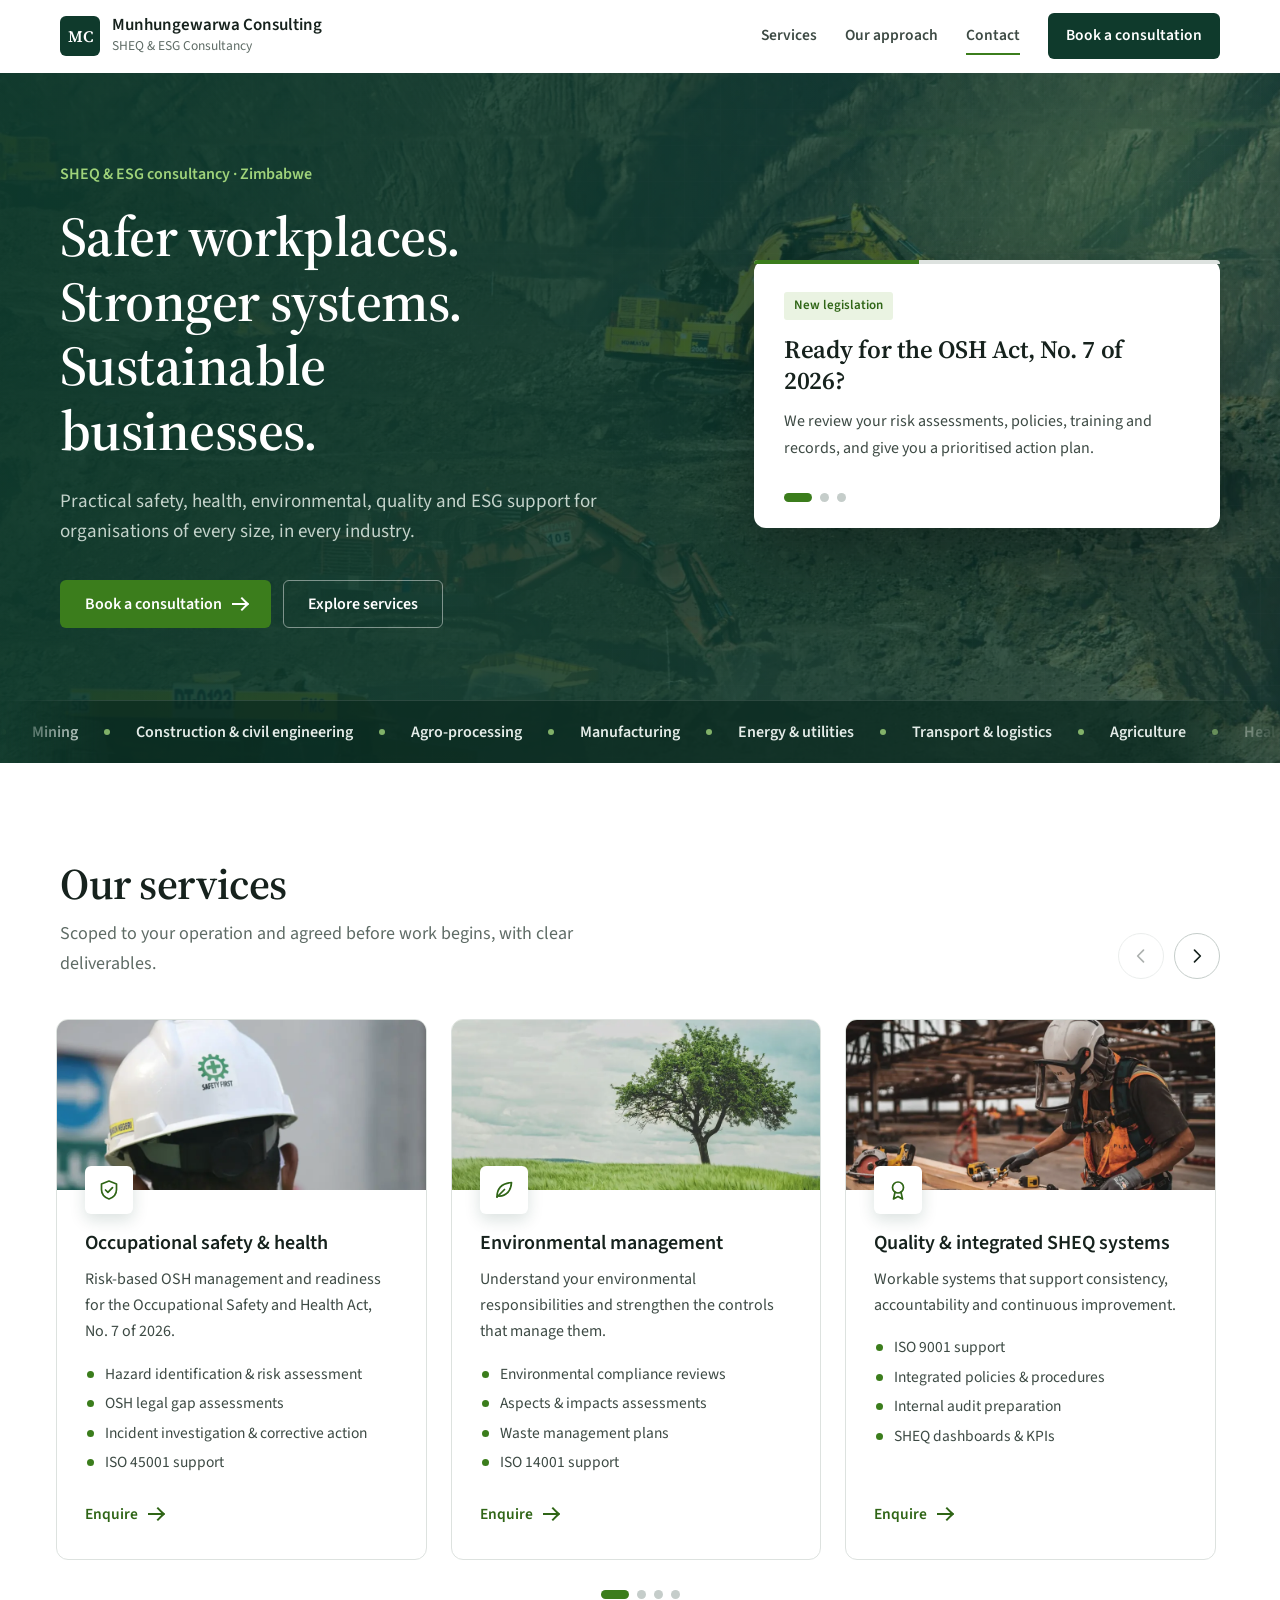
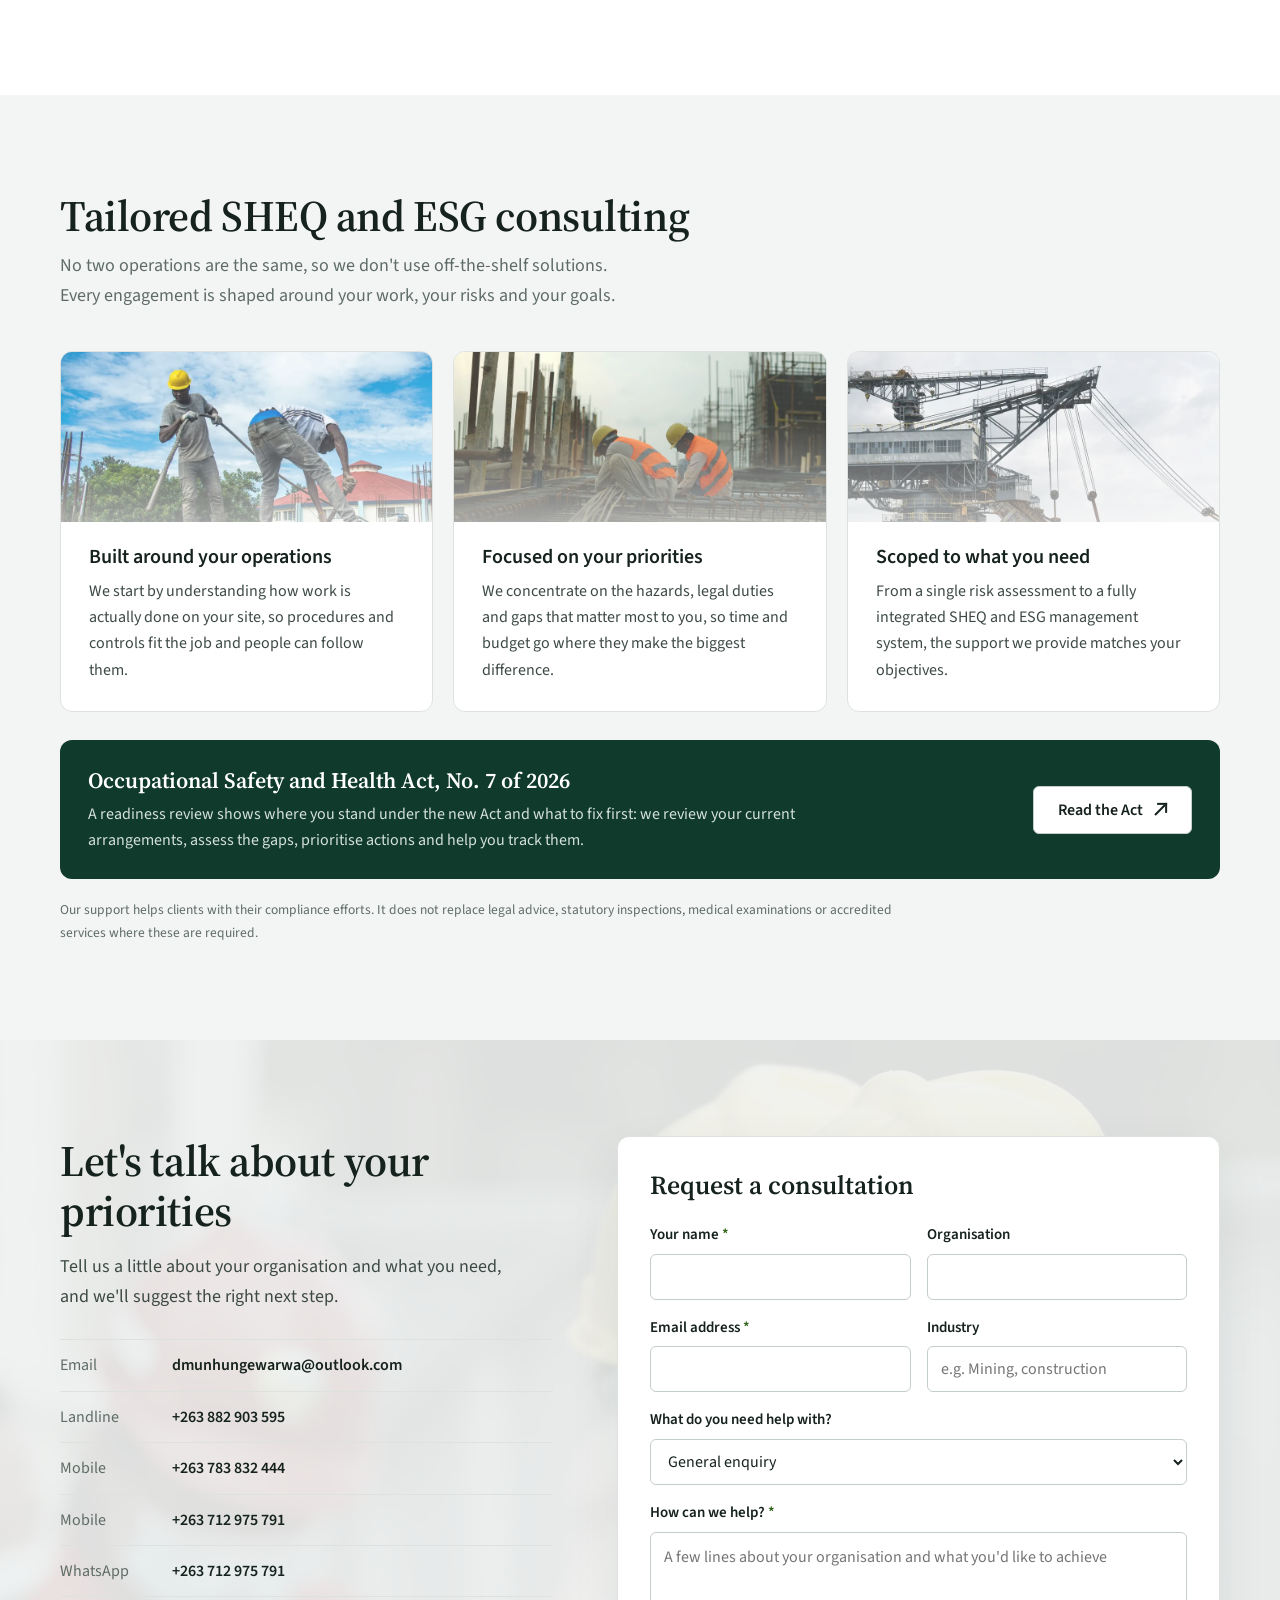
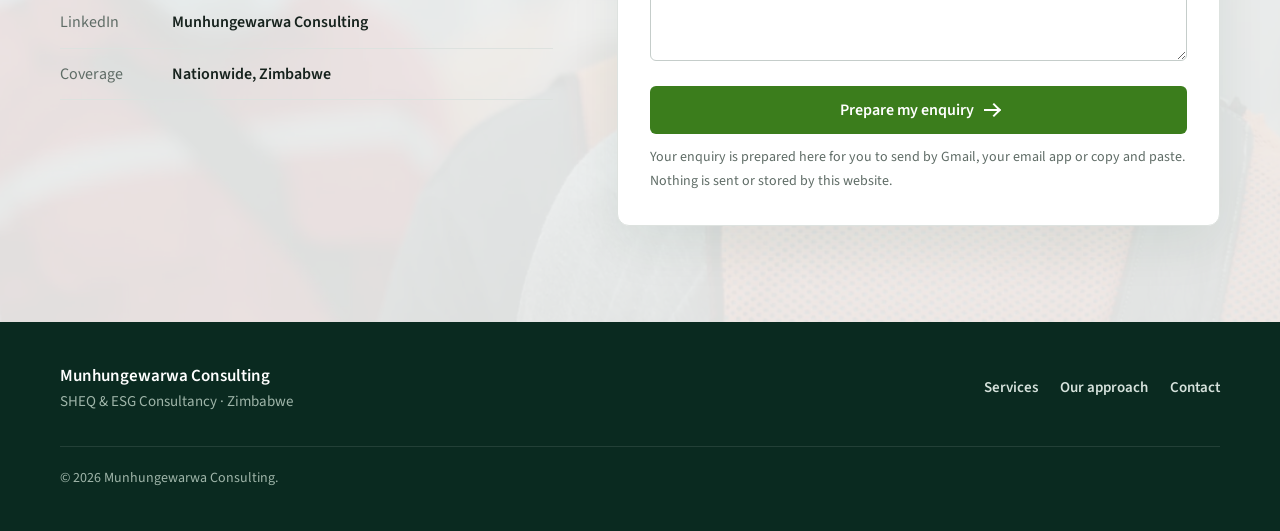
<file: index.html>
<!doctype html>
<html lang="en">
<head>
 <script async src="https://www.googletagmanager.com/gtm.js?id=GTM-KT4ZP2PK"></script>
<script>
  window.dataLayer = window.dataLayer || [];
  function gtag(){dataLayer.push(arguments);}
  gtag('js', new Date());
</script>
<meta charset="utf-8">
<meta name="viewport" content="width=device-width, initial-scale=1">
<meta name="theme-color" content="#0f3a2c">
 <link rel="icon" type="image/png" href="/images/favicon.png">
<meta name="description" content="Tailored SHEQ and ESG consulting for organisations across all industries in Zimbabwe: occupational safety and health, OSH Act 2026 readiness, environmental, quality and ESG support.">
<meta property="og:title" content="Munhungewarwa Consulting | SHEQ & ESG Consultancy">
<meta property="og:description" content="Safer workplaces. Stronger systems. Sustainable businesses.">
<meta property="og:type" content="website">
<title>Munhungewarwa Consulting | SHEQ &amp; ESG Consultancy</title>
<link rel="preconnect" href="https://fonts.googleapis.com">
<link rel="preconnect" href="https://fonts.gstatic.com" crossorigin>
<link rel="stylesheet" href="https://fonts.googleapis.com/css2?family=Source+Sans+3:wght@400;500;600;700&family=Source+Serif+4:opsz,wght@8..60,500;8..60,600&display=swap">
<link rel="stylesheet" href="styles.css">
<script>document.documentElement.classList.add('js')</script>
<script defer src="script.js"></script>
</head> 
<body>
<a class="skip" href="#main">Skip to content</a>

<header class="site-header" id="top">
 <div class="container nav-wrap">
  <a class="brand" href="#home" aria-label="Munhungewarwa Consulting, home">
   <span class="brand-mark" aria-hidden="true">MC</span>
   <span class="brand-text"><strong>Munhungewarwa Consulting</strong><small>SHEQ &amp; ESG Consultancy</small></span>
  </a>
  <button class="menu-toggle" type="button" aria-expanded="false" aria-controls="main-nav" aria-label="Open navigation"><span></span><span></span><span></span></button>
  <nav id="main-nav" class="nav" aria-label="Main navigation">
   <a href="#services">Services</a>
   <a href="#who">Our approach</a>
   <a href="#contact">Contact</a>
   <a class="nav-cta btn-anim" href="#contact"><span>Book a consultation</span></a>
  </nav>
 </div>
</header>

<main id="main">

<!-- Hero -->
<section id="home" class="hero">
 <img class="hero-photo" src="images/photo-hero.webp" alt="" aria-hidden="true" width="1920" height="1100" fetchpriority="high">
 <div class="container hero-grid">
  <div class="hero-copy">
   <p class="hero-kicker reveal">SHEQ &amp; ESG consultancy · Zimbabwe</p>
   <h1 class="reveal">Safer workplaces. Stronger systems. Sustainable businesses.</h1>
   <p class="hero-lead reveal">Practical safety, health, environmental, quality and ESG support for organisations of every size, in every industry.</p>
   <div class="hero-actions reveal">
    <a class="btn btn-primary btn-anim" href="#contact"><span>Book a consultation</span><i class="arrow" aria-hidden="true"></i></a>
    <a class="btn btn-ghost btn-anim" href="#services"><span>Explore services</span></a>
   </div>
  </div>
  <div class="hero-rotator reveal" aria-roledescription="carousel" aria-label="What we help with">
   <div class="rot-card" data-rot>
    <p class="rot-tag">New legislation</p>
    <h2>Ready for the OSH Act, No. 7 of 2026?</h2>
    <p>We review your risk assessments, policies, training and records, and give you a prioritised action plan.</p>
   </div>
   <div class="rot-card" data-rot hidden>
    <p class="rot-tag">Management systems</p>
    <h2>ISO 45001, 14001 and 9001 that people actually use</h2>
    <p>Integrated procedures and controls built around how your operation really works.</p>
   </div>
   <div class="rot-card" data-rot hidden>
    <p class="rot-tag">Sustainability</p>
    <h2>ESG reporting you can stand behind</h2>
    <p>Baselines, metrics and reliable data for credible sustainability disclosure.</p>
   </div>
   <div class="rot-dots" role="tablist" aria-label="Choose a highlight"></div>
  </div>
 </div>

 <div class="marquee" aria-label="Industries we support">
  <div class="marquee-track">
   <ul>
    <li>Mining</li><li>Construction &amp; civil engineering</li><li>Agro-processing</li><li>Manufacturing</li><li>Energy &amp; utilities</li><li>Transport &amp; logistics</li><li>Agriculture</li><li>Healthcare</li><li>Hospitality</li><li>Retail &amp; wholesale</li><li>Public sector</li><li>NGOs &amp; development</li>
   </ul>
   <ul aria-hidden="true">
    <li>Mining</li><li>Construction &amp; civil engineering</li><li>Agro-processing</li><li>Manufacturing</li><li>Energy &amp; utilities</li><li>Transport &amp; logistics</li><li>Agriculture</li><li>Healthcare</li><li>Hospitality</li><li>Retail &amp; wholesale</li><li>Public sector</li><li>NGOs &amp; development</li>
   </ul>
  </div>
 </div>
</section>

<!-- Services carousel -->
<section id="services" class="section">
 <div class="container">
  <div class="section-head reveal">
   <div>
    <h2>Our services</h2>
    <p>Scoped to your operation and agreed before work begins, with clear deliverables.</p>
   </div>
   <div class="car-controls">
    <button class="car-btn" type="button" data-car-prev aria-label="Previous services"><svg viewBox="0 0 24 24"><path d="M15 5l-7 7 7 7"/></svg></button>
    <button class="car-btn" type="button" data-car-next aria-label="Next services"><svg viewBox="0 0 24 24"><path d="M9 5l7 7-7 7"/></svg></button>
   </div>
  </div>
  <div class="carousel" data-carousel aria-roledescription="carousel" aria-label="Services">
   <div class="car-track" tabindex="0">
    <article class="service">
     <div class="service-art"><img src="images/photo-osh.webp" alt="Worker wearing a white Safety First hard hat and hi-vis vest" width="960" height="420" loading="lazy"></div>
     <div class="service-icon" aria-hidden="true"><svg viewBox="0 0 24 24"><path d="M12 3l7.5 3v5.5c0 4.5-3.2 8-7.5 9.5-4.3-1.5-7.5-5-7.5-9.5V6z"/><path d="M8.5 12l2.4 2.4 4.6-4.8"/></svg></div>
     <h3>Occupational safety &amp; health</h3>
     <p>Risk-based OSH management and readiness for the Occupational Safety and Health Act, No. 7 of 2026.</p>
     <ul><li>Hazard identification &amp; risk assessment</li><li>OSH legal gap assessments</li><li>Incident investigation &amp; corrective action</li><li>ISO 45001 support</li></ul>
     <button class="service-enquire" type="button" data-service="Occupational Safety & Health / OSH Act 2026 Readiness">Enquire <i class="arrow" aria-hidden="true"></i></button>
    </article>
    <article class="service">
     <div class="service-art"><img src="images/photo-environment.webp" alt="A single tree in a green field" width="960" height="420" loading="lazy"></div>
     <div class="service-icon" aria-hidden="true"><svg viewBox="0 0 24 24"><path d="M5 19c0-8 5-13.5 14.5-14.5C19 13 14 18.5 6.5 18"/><path d="M5 19l7.5-7.5"/></svg></div>
     <h3>Environmental management</h3>
     <p>Understand your environmental responsibilities and strengthen the controls that manage them.</p>
     <ul><li>Environmental compliance reviews</li><li>Aspects &amp; impacts assessments</li><li>Waste management plans</li><li>ISO 14001 support</li></ul>
     <button class="service-enquire" type="button" data-service="Environmental Management">Enquire <i class="arrow" aria-hidden="true"></i></button>
    </article>
    <article class="service">
     <div class="service-art"><img src="images/photo-quality.webp" alt="Worker in a face shield and safety harness preparing timber at a workbench" width="960" height="420" loading="lazy"></div>
     <div class="service-icon" aria-hidden="true"><svg viewBox="0 0 24 24"><circle cx="12" cy="9.5" r="5.5"/><path d="M9 14.2L7.5 21l4.5-2.5 4.5 2.5-1.5-6.8"/></svg></div>
     <h3>Quality &amp; integrated SHEQ systems</h3>
     <p>Workable systems that support consistency, accountability and continuous improvement.</p>
     <ul><li>ISO 9001 support</li><li>Integrated policies &amp; procedures</li><li>Internal audit preparation</li><li>SHEQ dashboards &amp; KPIs</li></ul>
     <button class="service-enquire" type="button" data-service="Quality & Integrated SHEQ Systems">Enquire <i class="arrow" aria-hidden="true"></i></button>
    </article>
    <article class="service">
     <div class="service-art"><img src="images/photo-esg.webp" alt="Wind turbines above a green field" width="960" height="420" loading="lazy"></div>
     <div class="service-icon" aria-hidden="true"><svg viewBox="0 0 24 24"><circle cx="12" cy="12" r="8.5"/><path d="M3.5 12h17"/><path d="M12 3.5c2.4 2.4 3.5 5.3 3.5 8.5s-1.1 6.1-3.5 8.5c-2.4-2.4-3.5-5.3-3.5-8.5S9.6 5.9 12 3.5z"/></svg></div>
     <h3>ESG reporting &amp; advisory</h3>
     <p>A structured approach to sustainability performance, reliable data and credible disclosure.</p>
     <ul><li>ESG baseline &amp; gap assessments</li><li>Metrics &amp; data collection</li><li>Sustainability reporting</li><li>Action plans &amp; dashboards</li></ul>
     <button class="service-enquire" type="button" data-service="ESG Reporting & Advisory">Enquire <i class="arrow" aria-hidden="true"></i></button>
    </article>
    <article class="service">
     <div class="service-art"><img src="images/photo-training.webp" alt="Site team in hard hats and hi-vis vests meeting on a construction deck" width="960" height="420" loading="lazy"></div>
     <div class="service-icon" aria-hidden="true"><svg viewBox="0 0 24 24"><path d="M2.5 9L12 4.5 21.5 9 12 13.5z"/><path d="M6.5 11v4.5c1.5 1.4 3.4 2 5.5 2s4-.6 5.5-2V11"/></svg></div>
     <h3>Training &amp; capacity building</h3>
     <p>Build the knowledge and worker participation that preventive safety depends on.</p>
     <ul><li>Risk assessment awareness</li><li>Worker rights &amp; reporting</li><li>Site inductions</li><li>Environmental &amp; ESG fundamentals</li></ul>
     <button class="service-enquire" type="button" data-service="Training & Capacity Building">Enquire <i class="arrow" aria-hidden="true"></i></button>
    </article>
    <article class="service">
     <div class="service-art"><img src="images/photo-audit.webp" alt="Aerial view of earthworks and machinery on a construction site" width="960" height="420" loading="lazy"></div>
     <div class="service-icon" aria-hidden="true"><svg viewBox="0 0 24 24"><circle cx="10.5" cy="10.5" r="6"/><path d="M15 15l5.5 5.5"/><path d="M8 10.5l1.8 1.8 3-3"/></svg></div>
     <h3>SHEQ audits &amp; advisory</h3>
     <p>Independent review of your management arrangements and operational controls.</p>
     <ul><li>OSH Act readiness reviews</li><li>Workplace inspections</li><li>Internal audits &amp; system gaps</li><li>Corrective action tracking</li></ul>
     <button class="service-enquire" type="button" data-service="SHEQ Audits & Advisory">Enquire <i class="arrow" aria-hidden="true"></i></button>
    </article>
   </div>
   <div class="car-dots" aria-hidden="true"></div>
  </div>
 </div>
</section>

<!-- Tailored consulting -->
<section id="who" class="section section-tint">
 <div class="container">
  <div class="section-head reveal">
   <div>
    <h2>Tailored SHEQ and ESG consulting</h2>
    <p>No two operations are the same, so we don't use off-the-shelf solutions. Every engagement is shaped around your work, your risks and your goals.</p>
   </div>
  </div>
  <div class="size-grid">
   <article class="size reveal">
    <div class="size-art"><img src="images/photo-small.webp" alt="Two workers placing concrete on a small building site" width="960" height="420" loading="lazy"></div>
    <h3>Built around your operations</h3>
    <p>We start by understanding how work is actually done on your site, so procedures and controls fit the job and people can follow them.</p>
   </article>
   <article class="size reveal">
    <div class="size-art"><img src="images/photo-medium.webp" alt="Two workers in hard hats tying rebar on a construction site" width="960" height="420" loading="lazy"></div>
    <h3>Focused on your priorities</h3>
    <p>We concentrate on the hazards, legal duties and gaps that matter most to you, so time and budget go where they make the biggest difference.</p>
   </article>
   <article class="size reveal">
    <div class="size-art"><img src="images/photo-large.webp" alt="Large-scale mining excavator and conveyor structure" width="960" height="420" loading="lazy"></div>
    <h3>Scoped to what you need</h3>
    <p>From a single risk assessment to a fully integrated SHEQ and ESG management system, the support we provide matches your objectives.</p>
   </article>
  </div>
  <div class="law reveal">
   <div>
    <h3>Occupational Safety and Health Act, No. 7 of 2026</h3>
    <p>A readiness review shows where you stand under the new Act and what to fix first: we review your current arrangements, assess the gaps, prioritise actions and help you track them.</p>
   </div>
   <a class="btn btn-outline btn-anim" href="https://veritaszim.net/node/8125" target="_blank" rel="noopener noreferrer"><span>Read the Act</span><i class="arrow ext" aria-hidden="true"></i></a>
  </div>
  <p class="fine">Our support helps clients with their compliance efforts. It does not replace legal advice, statutory inspections, medical examinations or accredited services where these are required.</p>
 </div>
</section>

<!-- Contact -->
<section id="contact" class="contact">
 <div class="container contact-grid">
  <div class="contact-copy reveal">
   <h2>Let's talk about your priorities</h2>
   <p>Tell us a little about your organisation and what you need, and we'll suggest the right next step.</p>
   <ul class="contact-list">
    <li><span>Email</span><a href="mailto:dmunhungewarwa@outlook.com">dmunhungewarwa@outlook.com</a></li>
    <li><span>Landline</span><a href="tel:+263882903595">+263 882 903 595</a></li>
    <li><span>Mobile</span><a href="tel:+263783832444">+263 783 832 444</a></li>
    <li><span>Mobile</span><a href="tel:+263712975791">+263 712 975 791</a></li>
    <li><span>WhatsApp</span><a href="https://wa.me/263712975791?text=Hello%2C%20I%20would%20like%20to%20enquire%20about%20your%20SHEQ%20%26%20ESG%20consultancy%20services." target="_blank" rel="noopener noreferrer">+263 712 975 791</a></li>
    <li><span>LinkedIn</span><a href="https://www.linkedin.com/company/munhungewarwa-consulting" target="_blank" rel="noopener noreferrer">Munhungewarwa Consulting</a></li>
    <li><span>Coverage</span><span class="plain">Nationwide, Zimbabwe</span></li>
   </ul>
  </div>
  <div class="contact-card reveal">
   <h3>Request a consultation</h3>
   <form id="enquiry-form" novalidate>
    <div class="field-row">
     <div class="field"><label for="name">Your name <span aria-hidden="true">*</span></label><input id="name" name="name" autocomplete="name" required maxlength="120"></div>
     <div class="field"><label for="organisation">Organisation</label><input id="organisation" name="organisation" autocomplete="organization" maxlength="150"></div>
    </div>
    <div class="field-row">
     <div class="field"><label for="email">Email address <span aria-hidden="true">*</span></label><input id="email" name="email" type="email" autocomplete="email" required maxlength="180"></div>
     <div class="field"><label for="industry">Industry</label><input id="industry" name="industry" maxlength="100" placeholder="e.g. Mining, construction"></div>
    </div>
    <div class="field"><label for="service">What do you need help with?</label>
     <select id="service" name="service">
      <option value="General consultancy enquiry">General enquiry</option>
      <option>Occupational Safety &amp; Health / OSH Act 2026 Readiness</option>
      <option>Environmental Management</option>
      <option>Quality &amp; Integrated SHEQ Systems</option>
      <option>ESG Reporting &amp; Advisory</option>
      <option>Training &amp; Capacity Building</option>
      <option>SHEQ Audits &amp; Advisory</option>
     </select></div>
    <div class="field"><label for="message">How can we help? <span aria-hidden="true">*</span></label><textarea id="message" name="message" required maxlength="2000" rows="4" placeholder="A few lines about your organisation and what you'd like to achieve"></textarea></div>
    <p class="form-error" id="form-error" role="alert"></p>
    <button class="btn btn-primary btn-block btn-anim" type="submit"><span>Prepare my enquiry</span><i class="arrow" aria-hidden="true"></i></button>
    <p class="form-help">Your enquiry is prepared here for you to send by Gmail, your email app or copy and paste. Nothing is sent or stored by this website.</p>
   </form>
   <div id="enquiry-result" class="enquiry-result" hidden aria-live="polite">
    <h3>Your enquiry is ready to send</h3>
    <p>Choose how you'd like to send it. Nothing has been sent yet.</p>
    <div class="enquiry-actions">
     <a id="gmail-compose" class="btn btn-primary btn-anim" href="https://mail.google.com/" target="_blank" rel="noopener noreferrer"><span>Open in Gmail</span></a>
     <a id="email-compose" class="btn btn-outline btn-anim" href="mailto:dmunhungewarwa@outlook.com"><span>Use email app</span></a>
     <button id="copy-enquiry" class="btn btn-outline btn-anim" type="button"><span>Copy message</span></button>
    </div>
    <label for="enquiry-preview">Message preview</label>
    <textarea id="enquiry-preview" rows="9" readonly spellcheck="false"></textarea>
    <p id="copy-status" class="copy-status" role="status"></p>
    <button id="edit-enquiry" class="link-button" type="button">Edit enquiry</button>
   </div>
  </div>
 </div>
</section>
</main>

<footer class="footer">
 <div class="container footer-grid">
  <div>
   <p class="footer-name">Munhungewarwa Consulting</p>
   <p>SHEQ &amp; ESG Consultancy · Zimbabwe</p>
  </div>
  <nav aria-label="Footer">
   <a href="#services">Services</a><a href="#who">Our approach</a><a href="#contact">Contact</a>
  </nav>
  <p class="footer-copy">© <span id="year">2026</span> Munhungewarwa Consulting.</p>
 </div>
</footer>
<button class="to-top" type="button" aria-label="Back to top" hidden><svg viewBox="0 0 24 24"><path d="M6 14l6-6 6 6"/></svg></button>
</body>
</html>
</file>
<file: styles.css>
/* Desire Munhungewarwa — SHEQ & ESG Consultancy (v10)
   Palette: forest + leaf green on cool neutrals. */
:root{
  --forest:#0f3a2c; --forest-2:#164a39; --forest-3:#1d5a45;
  --leaf:#3b7d1c; --leaf-dark:#2f6516; --leaf-tint:#eaf3e2; --leaf-bright:#9fd37a;
  --ink:#16221d; --ink-2:#3d4a44; --muted:#5f6c66;
  --line:#dde2df; --line-strong:#c5cdca; --tint:#f3f5f4; --white:#fff;
  --serif:"Source Serif 4",Georgia,"Times New Roman",serif;
  --sans:"Source Sans 3","Segoe UI",system-ui,-apple-system,Arial,sans-serif;
  --r:6px; --r-lg:12px;
  --ease:cubic-bezier(.2,.7,.2,1);
  --focus:0 0 0 3px rgba(59,125,28,.4);
}
*{box-sizing:border-box}
html{scroll-behavior:smooth;scroll-padding-top:80px;-webkit-text-size-adjust:100%}
body{margin:0;color:var(--ink);background:var(--white);font:17px/1.65 var(--sans);-webkit-font-smoothing:antialiased}
h1,h2,h3{margin:0;color:inherit}
h1,h2{font-family:var(--serif);font-weight:600;letter-spacing:-.01em;line-height:1.15}
h3{font-weight:600;line-height:1.3}
p{margin:0 0 1em}
a{color:var(--leaf-dark)}
button,input,select,textarea{font:inherit;color:inherit}
button{cursor:pointer}
:focus-visible{outline:none;box-shadow:var(--focus);border-radius:4px}
svg{fill:none;stroke:currentColor;stroke-width:1.7;stroke-linecap:round;stroke-linejoin:round}
.container{width:min(1160px,calc(100% - 48px));margin:0 auto}
.skip{position:absolute;left:12px;top:-100px;background:#fff;padding:10px 14px;z-index:100;border-radius:var(--r)}
.skip:focus{top:12px}
.fine{font-size:13.5px;color:var(--muted);max-width:860px;margin:20px 0 0}

/* ---------- Buttons & hover effects ---------- */
.btn{position:relative;overflow:hidden;isolation:isolate;display:inline-flex;align-items:center;justify-content:center;gap:10px;min-height:48px;padding:0 24px;border-radius:var(--r);font-weight:600;font-size:16px;text-decoration:none;border:1px solid transparent;white-space:nowrap;
  transition:transform .25s var(--ease),box-shadow .25s var(--ease),background-color .25s,border-color .25s,color .25s}
.btn-anim::before{content:"";position:absolute;inset:0;z-index:-1;background:linear-gradient(105deg,transparent 30%,rgba(255,255,255,.35) 50%,transparent 70%);transform:translateX(-120%);transition:transform .6s var(--ease)}
.btn-anim:hover::before{transform:translateX(120%)}
.btn:hover{transform:translateY(-2px)}
.btn:active{transform:translateY(0) scale(.98)}
.arrow{display:inline-block;width:14px;height:2px;background:currentColor;position:relative;transition:transform .25s var(--ease)}
.arrow::after{content:"";position:absolute;right:-1px;top:-4px;width:8px;height:8px;border-right:2px solid currentColor;border-top:2px solid currentColor;transform:rotate(45deg)}
.arrow.ext{transform:rotate(-45deg)}
.btn:hover .arrow,.service-enquire:hover .arrow{transform:translateX(5px)}
.btn:hover .arrow.ext{transform:rotate(-45deg) translateX(4px)}
.btn-primary{background:var(--leaf);color:#fff}
.btn-primary:hover{background:var(--leaf-dark);box-shadow:0 10px 24px rgba(47,101,22,.35)}
.btn-outline{background:#fff;border-color:var(--line-strong);color:var(--ink)}
.btn-outline:hover{border-color:var(--forest);color:var(--forest);box-shadow:0 8px 20px rgba(15,58,44,.12)}
.btn-ghost{border-color:rgba(255,255,255,.45);color:#fff}
.btn-ghost:hover{background:#fff;color:var(--forest);border-color:#fff}
.btn-light{background:#fff;color:var(--forest)}
.btn-light:hover{background:var(--leaf-bright);box-shadow:0 10px 24px rgba(0,0,0,.25)}
.btn-block{width:100%}
.link-button{background:none;border:0;padding:0;color:var(--leaf-dark);font-weight:600;text-decoration:underline;text-underline-offset:3px;font-size:15px}

/* ---------- Header ---------- */
.site-header{position:sticky;top:0;z-index:30;background:rgba(255,255,255,.96);border-bottom:1px solid transparent;backdrop-filter:saturate(1.2) blur(8px);transition:border-color .3s,box-shadow .3s}
.site-header.scrolled{border-color:var(--line);box-shadow:0 6px 20px rgba(15,58,44,.06)}
.nav-wrap{height:72px;display:flex;align-items:center;justify-content:space-between;gap:20px}
.brand{display:flex;align-items:center;gap:12px;text-decoration:none;color:var(--ink)}
.brand-mark{width:40px;height:40px;border-radius:var(--r);background:var(--forest);color:#fff;display:grid;place-items:center;font:600 16px/1 var(--serif);transition:transform .4s var(--ease),background-color .3s}
.brand:hover .brand-mark{transform:rotate(-8deg) scale(1.06);background:var(--leaf)}
.brand-text strong{display:block;font-size:17px;font-weight:600;line-height:1.2}
.brand-text small{display:block;font-size:13.5px;color:var(--muted)}
.nav{display:flex;align-items:center;gap:28px}
.nav a{position:relative;text-decoration:none;color:var(--ink-2);font-weight:600;font-size:15.5px;padding:6px 0}
.nav a:not(.nav-cta)::after{content:"";position:absolute;left:0;right:0;bottom:0;height:2px;background:var(--leaf);transform:scaleX(0);transform-origin:right;transition:transform .3s var(--ease)}
.nav a:not(.nav-cta):hover{color:var(--forest)}
.nav a:not(.nav-cta):hover::after,.nav a.current::after{transform:scaleX(1);transform-origin:left}
.nav .nav-cta{position:relative;overflow:hidden;isolation:isolate;background:var(--forest);color:#fff;padding:10px 18px;border-radius:var(--r);transition:transform .25s var(--ease),box-shadow .25s,background-color .25s}
.nav .nav-cta:hover{background:var(--leaf);transform:translateY(-2px);box-shadow:0 8px 18px rgba(47,101,22,.3)}
.menu-toggle{display:none;width:44px;height:44px;border:1px solid var(--line);border-radius:var(--r);background:#fff;padding:0 11px;flex-direction:column;justify-content:center;gap:5px}
.menu-toggle span{display:block;height:2px;background:var(--ink);border-radius:1px;transition:transform .3s,opacity .2s}
.menu-toggle[aria-expanded=true] span:nth-child(1){transform:translateY(7px) rotate(45deg)}
.menu-toggle[aria-expanded=true] span:nth-child(2){opacity:0}
.menu-toggle[aria-expanded=true] span:nth-child(3){transform:translateY(-7px) rotate(-45deg)}

/* ---------- Hero ---------- */
.hero{position:relative;overflow:hidden;background:var(--forest);color:#dfe8e3;background-image:linear-gradient(rgba(255,255,255,.035) 1px,transparent 1px),linear-gradient(90deg,rgba(255,255,255,.035) 1px,transparent 1px);background-size:36px 36px}
.hero::before{content:"";position:absolute;z-index:1;width:640px;height:640px;right:-160px;top:-200px;border-radius:50%;background:radial-gradient(circle,rgba(159,211,122,.16),transparent 65%);animation:drift 14s ease-in-out infinite alternate;pointer-events:none}
@keyframes drift{to{transform:translate(-120px,80px)}}
.hero-grid{position:relative;z-index:2;display:grid;grid-template-columns:minmax(0,1.3fr) minmax(0,.95fr);gap:56px;align-items:center;padding:88px 0 72px}
.hero-kicker{font-weight:600;color:var(--leaf-bright);margin-bottom:18px;font-size:16px}
.hero h1{color:#fff;font-size:clamp(36px,4.4vw,56px);max-width:17ch}
.hero-lead{font-size:19px;line-height:1.6;color:#c4d3cb;max-width:540px;margin:24px 0 32px}
.hero-actions{display:flex;flex-wrap:wrap;gap:12px}

.hero-rotator{position:relative;background:#fff;color:var(--ink);border-radius:var(--r-lg);padding:30px 30px 26px;box-shadow:0 24px 60px rgba(0,0,0,.28);min-height:268px;display:flex;flex-direction:column;transition:transform .4s var(--ease)}
.hero-rotator:hover{transform:translateY(-4px)}
.hero-rotator::before{content:"";position:absolute;left:0;top:0;height:4px;width:100%;border-radius:var(--r-lg) var(--r-lg) 0 0;background:var(--line)}
.hero-rotator::after{content:"";position:absolute;left:0;top:0;height:4px;width:var(--p,0%);border-radius:var(--r-lg) 0 0 0;background:var(--leaf)}
.rot-card{animation:rotIn .6s var(--ease) both}
@keyframes rotIn{from{opacity:0;transform:translateY(12px)}to{opacity:1;transform:none}}
.rot-tag{display:inline-block;font-size:13px;font-weight:600;color:var(--leaf-dark);background:var(--leaf-tint);padding:3px 10px;border-radius:3px;margin-bottom:14px}
.rot-card h2{font-size:25px;line-height:1.25;margin-bottom:12px}
.rot-card p:last-child{color:var(--ink-2);font-size:16px;margin:0}
.rot-dots{display:flex;gap:8px;margin-top:auto;padding-top:22px}
.rot-dots button,.car-dots span{width:9px;height:9px;padding:0;border-radius:5px;border:0;background:var(--line-strong);transition:width .35s var(--ease),background-color .3s}
.rot-dots button[aria-selected=true],.car-dots span.on{width:28px;background:var(--leaf)}
.rot-dots button:hover{background:var(--leaf-dark)}

/* Faded industrial skyline */
.hero-photo{position:absolute;inset:0;width:100%;height:115%;object-fit:cover;object-position:center 40%;opacity:.55;pointer-events:none;will-change:transform;filter:saturate(.9)}
.hero::after{content:"";position:absolute;inset:0;background:linear-gradient(90deg,rgba(15,58,44,.9) 0%,rgba(15,58,44,.72) 45%,rgba(15,58,44,.3) 100%);pointer-events:none}
.marquee{z-index:2;background:rgba(10,42,32,.7)}

/* Industries marquee */
.marquee{position:relative;border-top:1px solid rgba(255,255,255,.12);overflow:hidden;padding:18px 0;-webkit-mask-image:linear-gradient(90deg,transparent,#000 8%,#000 92%,transparent);mask-image:linear-gradient(90deg,transparent,#000 8%,#000 92%,transparent)}
.marquee-track{display:flex;width:max-content;animation:marquee 40s linear infinite}
.marquee:hover .marquee-track{animation-play-state:paused}
.marquee ul{display:flex;list-style:none;margin:0;padding:0}
.marquee li{display:flex;align-items:center;white-space:nowrap;font-weight:600;color:#e4ece8;font-size:16px;padding:0 26px;transition:color .2s}
.marquee li::before{content:"";width:6px;height:6px;border-radius:50%;background:var(--leaf-bright);margin-right:26px;margin-left:-26px;opacity:.8}
.marquee li:hover{color:var(--leaf-bright)}
@keyframes marquee{to{transform:translateX(-50%)}}

/* ---------- Sections ---------- */
.section{padding:96px 0}
.section-tint{background:var(--tint)}
.section-head{display:flex;justify-content:space-between;align-items:flex-end;gap:32px;margin-bottom:40px}
.section-head h2{font-size:clamp(30px,3.4vw,44px);margin-bottom:10px}
.section-head p{color:var(--muted);font-size:18px;margin:0;max-width:560px}

/* Services carousel */
.car-controls{display:flex;gap:10px;flex-shrink:0}
.car-btn{width:46px;height:46px;border-radius:50%;border:1px solid var(--line-strong);background:#fff;color:var(--ink);display:grid;place-items:center;transition:background-color .25s,color .25s,border-color .25s,transform .25s var(--ease)}
.car-btn svg{width:20px;height:20px;stroke-width:2}
.car-btn:hover{background:var(--forest);border-color:var(--forest);color:#fff;transform:scale(1.08)}
.car-btn:disabled{opacity:.35;cursor:default;transform:none;background:#fff;color:var(--ink);border-color:var(--line-strong)}
.car-btn.light{background:transparent;border-color:rgba(255,255,255,.4);color:#fff}
.car-btn.light:hover{background:#fff;color:var(--forest);border-color:#fff}
.car-track{display:grid;grid-auto-flow:column;grid-auto-columns:calc((100% - 48px)/3);gap:24px;overflow-x:auto;scroll-snap-type:x mandatory;scroll-behavior:smooth;padding:8px 4px 24px;margin:-8px -4px 0;scrollbar-width:none}
.car-track::-webkit-scrollbar{display:none}
.car-track:focus-visible{box-shadow:none;outline:2px solid var(--leaf);outline-offset:4px}
.car-dots{display:flex;gap:8px;justify-content:center;margin-top:6px}
.service{scroll-snap-align:start;background:#fff;border:1px solid var(--line);border-radius:var(--r-lg);overflow:hidden;padding:0 28px 26px;display:flex;flex-direction:column;position:relative;transition:transform .35s var(--ease),box-shadow .35s var(--ease),border-color .35s}
.service::after{content:"";position:absolute;z-index:2;left:0;right:0;top:0;height:3px;background:var(--leaf);transform:scaleX(0);transform-origin:left;transition:transform .4s var(--ease);border-radius:0 0 3px 3px}
.service:hover{transform:translateY(-6px);box-shadow:0 18px 40px rgba(15,58,44,.12);border-color:transparent}
.service:hover::after{transform:scaleX(1)}
.service-art{margin:0 -28px;height:170px;overflow:hidden;background:var(--leaf-tint)}
.service-art img{display:block;width:100%;height:100%;object-fit:cover;transition:transform .6s var(--ease),filter .4s;filter:saturate(.8)}
.service:hover .service-art img{transform:scale(1.07);filter:none}
.service-icon{position:relative;width:48px;height:48px;border-radius:var(--r);background:#fff;color:var(--leaf-dark);display:grid;place-items:center;margin:-24px 0 16px;box-shadow:0 6px 16px rgba(15,58,44,.15);transition:background-color .3s,color .3s,transform .4s var(--ease)}
.service-icon svg{width:24px;height:24px}
.service:hover .service-icon{background:var(--forest);color:#fff;transform:rotate(-6deg) scale(1.05)}
.service h3{font-size:20px;margin-bottom:10px}
.service>p{color:var(--ink-2);font-size:16px}
.service ul{list-style:none;padding:0;margin:2px 0 22px;display:grid;gap:7px}
.service li{position:relative;padding-left:20px;font-size:15.5px;color:var(--ink-2);line-height:1.45}
.service li::before{content:"";position:absolute;left:2px;top:8px;width:7px;height:7px;border-radius:50%;background:var(--leaf)}
.service-enquire{margin-top:auto;align-self:flex-start;display:inline-flex;align-items:center;gap:10px;background:none;border:0;padding:6px 0;color:var(--leaf-dark);font-weight:600;font-size:15.5px}
.service-enquire:hover{color:var(--forest)}

/* Who we serve */
.size-grid{display:grid;grid-template-columns:repeat(3,minmax(0,1fr));gap:20px}
.size{background:#fff;border:1px solid var(--line);border-radius:var(--r-lg);overflow:hidden;padding:0 28px 28px;transition:transform .35s var(--ease),box-shadow .35s var(--ease)}
.size:hover{transform:translateY(-6px);box-shadow:0 18px 40px rgba(15,58,44,.1)}
.size-art{position:relative;margin:0 -28px 22px;height:170px;overflow:hidden}
.size-art::after{content:"";position:absolute;inset:0;background:linear-gradient(180deg,transparent 40%,rgba(255,255,255,.55));pointer-events:none;transition:opacity .4s}
.size:hover .size-art::after{opacity:0}
.size-art img{display:block;width:100%;height:100%;object-fit:cover;opacity:.8;transition:transform .6s var(--ease),opacity .4s}
.size:hover .size-art img{transform:scale(1.06);opacity:1}
.size h3{font-size:20px;margin-bottom:8px}
.size p{color:var(--ink-2);font-size:16px;margin:0}
.law{display:flex;align-items:center;justify-content:space-between;gap:28px;margin-top:28px;padding:26px 28px;background:var(--forest);color:#d5e1db;border-radius:var(--r-lg)}
.law h3{color:#fff;font-family:var(--serif);font-size:22px;margin-bottom:6px}
.law p{margin:0;max-width:720px;font-size:16px}
.law .btn-outline{flex-shrink:0}

.browser{height:32px;background:#e9edeb;display:flex;align-items:center;gap:6px;padding:0 12px}
.browser i{width:10px;height:10px;border-radius:50%;background:#c5cdca}
.browser i:nth-child(1){background:#e3867b}.browser i:nth-child(2){background:#e5c06b}.browser i:nth-child(3){background:#8fc173}
.browser span{margin-left:12px;font-size:12.5px;color:var(--muted);font-weight:600}

/* Contact */
.contact{position:relative;overflow:hidden;background:var(--tint);padding:96px 0}
.contact::before{content:"";position:absolute;inset:0;background:url(images/photo-contact-bg.webp) no-repeat center/cover;opacity:.09;pointer-events:none;filter:grayscale(.3)}
.contact-grid{position:relative}
.contact-grid{display:grid;grid-template-columns:minmax(0,.9fr) minmax(0,1.1fr);gap:64px;align-items:start}
.contact h2{font-size:clamp(30px,3.4vw,44px);margin-bottom:16px}
.contact-copy>p{font-size:18px;color:var(--ink-2);max-width:460px}
.contact-list{list-style:none;padding:0;margin:28px 0 0;border-top:1px solid var(--line)}
.contact-list li{display:grid;grid-template-columns:100px 1fr;gap:12px;padding:12px 0;border-bottom:1px solid var(--line);font-size:16px;transition:padding-left .25s var(--ease),background-color .25s}
.contact-list li:hover{padding-left:8px;background:#fff}
.contact-list li>span:first-child{color:var(--muted)}
.contact-list a{color:var(--ink);text-decoration:none;font-weight:600;word-break:break-word;background:linear-gradient(var(--leaf),var(--leaf)) no-repeat 0 100%/0 2px;transition:background-size .3s var(--ease),color .2s}
.contact-list a:hover{color:var(--leaf-dark);background-size:100% 2px}
.contact-list .plain{font-weight:600}
.contact-card{background:#fff;border:1px solid var(--line);border-radius:var(--r-lg);padding:32px;box-shadow:0 20px 50px rgba(15,58,44,.08)}
.contact-card>h3{font-family:var(--serif);font-size:26px;margin-bottom:20px}
.field-row{display:grid;grid-template-columns:1fr 1fr;gap:16px}
.field{margin-bottom:16px;min-width:0}
.field label,.enquiry-result>label{display:block;font-weight:600;font-size:15px;margin-bottom:6px}
.field label span{color:var(--leaf-dark)}
.field input,.field select,.field textarea,.enquiry-result textarea{width:100%;border:1px solid var(--line-strong);border-radius:var(--r);padding:11px 13px;background:#fff;font-size:16px;transition:border-color .2s,box-shadow .2s}
.field input,.field select{height:46px;padding-top:0;padding-bottom:0}
.field input:hover,.field select:hover,.field textarea:hover{border-color:#9aa6a1}
.field textarea{resize:vertical;min-height:110px}
.field input:focus,.field select:focus,.field textarea:focus{outline:none;border-color:var(--leaf);box-shadow:var(--focus)}
.field input[aria-invalid=true],.field textarea[aria-invalid=true]{border-color:#b42318;animation:shake .35s}
@keyframes shake{25%{transform:translateX(-4px)}75%{transform:translateX(4px)}}
.field.flash select{animation:flash 1.2s ease}
@keyframes flash{0%{background:#dff0d2}100%{background:#fff}}
.form-error{color:#b42318;font-weight:600;font-size:15px;margin:0 0 10px}
.form-error:empty{display:none}
.form-help{font-size:14px;color:var(--muted);margin:12px 0 0}
.enquiry-result{animation:rotIn .5s var(--ease)}
.enquiry-result h3{font-family:var(--serif);font-size:24px;margin-bottom:6px}
.enquiry-result>p{color:var(--ink-2)}
.enquiry-actions{display:flex;flex-wrap:wrap;gap:10px;margin:18px 0 22px}
.enquiry-actions .btn{min-height:42px;font-size:15px;padding:0 16px}
.enquiry-result textarea{font-family:ui-monospace,Consolas,monospace;font-size:13.5px;background:var(--tint)}
.copy-status{font-size:14.5px;color:var(--leaf-dark);font-weight:600;margin:8px 0}

/* Footer */
.footer{background:#0a2a20;color:#9fb5a9;padding:40px 0;font-size:15px}
.footer-grid{display:grid;grid-template-columns:1fr auto;gap:16px 40px;align-items:center}
.footer-name{color:#fff;font-weight:600;font-size:17px;margin:0}
.footer-grid>div p{margin:0}
.footer nav{display:flex;flex-wrap:wrap;gap:22px}
.footer nav a{color:#d5e1db;text-decoration:none;font-weight:600;transition:color .2s}
.footer nav a:hover{color:var(--leaf-bright)}
.footer-copy{grid-column:1/-1;margin:16px 0 0;padding-top:20px;border-top:1px solid rgba(255,255,255,.1);font-size:14px}

.to-top{position:fixed;right:22px;bottom:22px;z-index:40;width:46px;height:46px;border-radius:50%;border:0;background:var(--forest);color:#fff;display:grid;place-items:center;box-shadow:0 10px 24px rgba(0,0,0,.2);transition:transform .25s var(--ease),background-color .25s,opacity .3s}
.to-top[hidden]{display:none}
.to-top svg{width:20px;height:20px;stroke-width:2.2}
.to-top:hover{background:var(--leaf);transform:translateY(-3px)}

/* Scroll reveal */
.js .reveal{opacity:0;transform:translateY(22px);transition:opacity .7s var(--ease),transform .7s var(--ease)}
.js .reveal.in{opacity:1;transform:none}

/* ---------- Responsive ---------- */
@media(max-width:1060px){
 .hero-grid,.contact-grid{grid-template-columns:1fr;gap:40px}
 .hero-grid{padding:64px 0 52px}
 .car-track{grid-auto-columns:calc((100% - 24px)/2)}
 .size-grid{grid-template-columns:1fr 1fr}
 .size-grid .size:last-child{grid-column:1/-1}
}
@media(max-width:860px){
 .menu-toggle{display:flex}
 .nav{position:absolute;top:72px;left:0;right:0;background:#fff;border-bottom:1px solid var(--line);flex-direction:column;align-items:stretch;gap:0;padding:8px 24px 20px;display:none;box-shadow:0 16px 30px rgba(0,0,0,.08)}
 .nav.open{display:flex;animation:rotIn .3s var(--ease)}
 .nav a{padding:13px 0;border-bottom:1px solid var(--line);font-size:16px}
 .nav a:not(.nav-cta)::after{display:none}
 .nav .nav-cta{margin-top:14px;text-align:center;border-bottom:0;justify-content:center;display:flex}
 .law{flex-direction:column;align-items:flex-start}
}
@media(max-width:640px){
 body{font-size:16px}
 .hero-photo{opacity:.45}
 .contact::before{display:none}
 .container{width:calc(100% - 36px)}
 .section,.contact{padding:64px 0}
 .hero h1{font-size:35px}
 .hero-lead{font-size:17px}
 .hero-rotator{padding:24px 22px 22px;min-height:250px}
 .rot-card h2{font-size:22px}
 .section-head{flex-direction:column;align-items:flex-start;gap:18px}
 .car-track{grid-auto-columns:86%;gap:16px}
 .size-grid{grid-template-columns:1fr}
 .field-row{grid-template-columns:1fr;gap:0}
 .contact-card{padding:22px}
 .contact-list li{grid-template-columns:90px 1fr}
 .footer-grid{grid-template-columns:1fr}
 .brand-text small{display:none}
}
@media(prefers-reduced-motion:reduce){
 html{scroll-behavior:auto}
 *,*::before,*::after{animation:none!important;transition:none!important}
 .js .reveal{opacity:1;transform:none}
 .marquee-track{animation:none}
 .marquee{overflow-x:auto}
}
</file>
